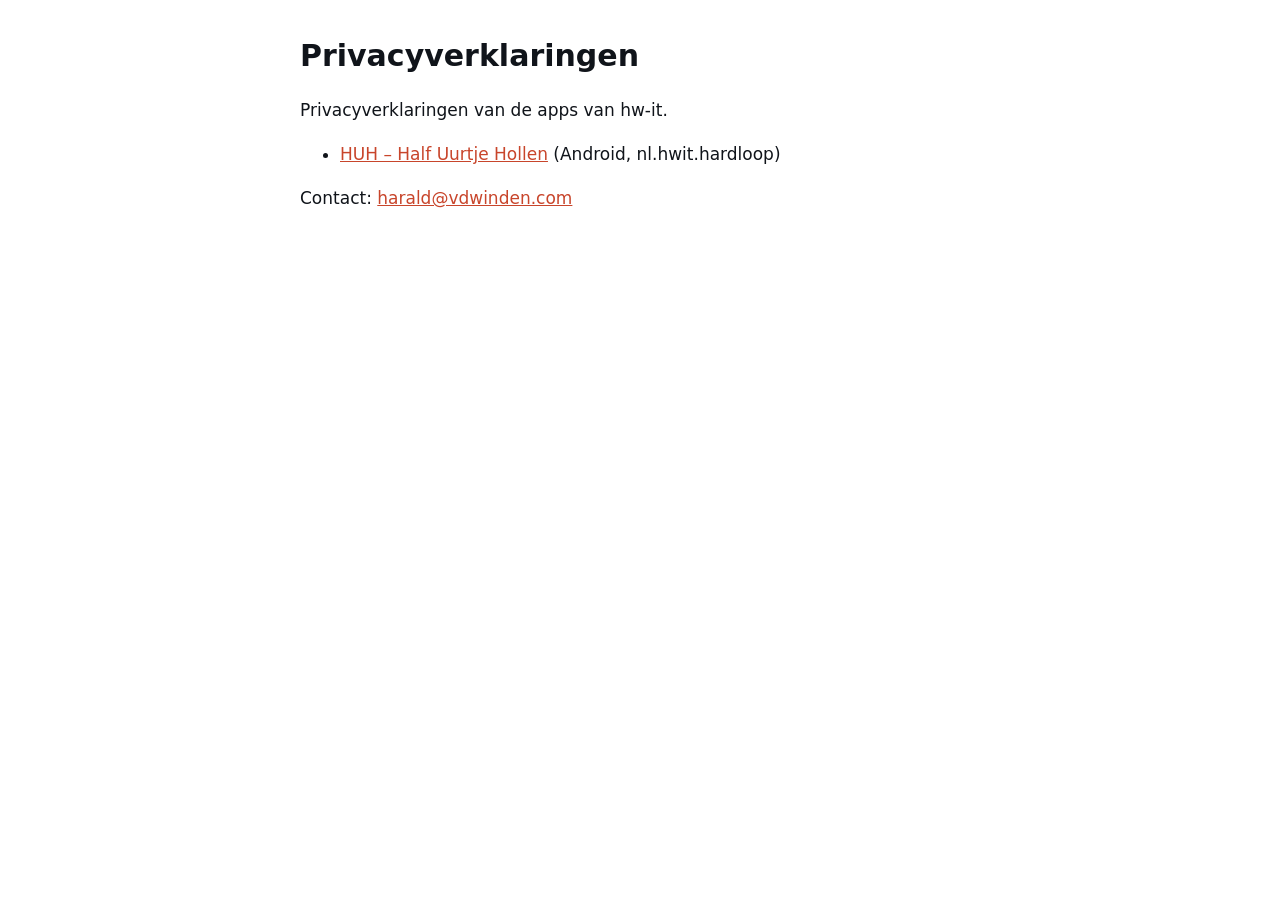
<file: index.html>
<!doctype html>
<html lang="nl">
<head>
<meta charset="utf-8">
<meta name="viewport" content="width=device-width,initial-scale=1">
<title>Privacyverklaringen – hw-it</title>
<style>
  body { font: 17px/1.6 system-ui, -apple-system, "Segoe UI", Roboto, sans-serif; max-width: 680px; margin: 0 auto; padding: 32px 20px 64px; color: #10141a; background: #fff; }
  h1 { font-size: 30px; margin: 0 0 16px; }
  a { color: #c8452b; }
  @media (prefers-color-scheme: dark) { body { background: #0b0e13; color: #f2f0eb; } a { color: #ff7a52; } }
</style>
</head>
<body>
<h1>Privacyverklaringen</h1>
<p>Privacyverklaringen van de apps van hw-it.</p>
<ul>
  <li><a href="huh/">HUH – Half Uurtje Hollen</a> (Android, nl.hwit.hardloop)</li>
</ul>
<p>Contact: <a href="mailto:harald@vdwinden.com">harald@vdwinden.com</a></p>
</body>
</html>
</file>
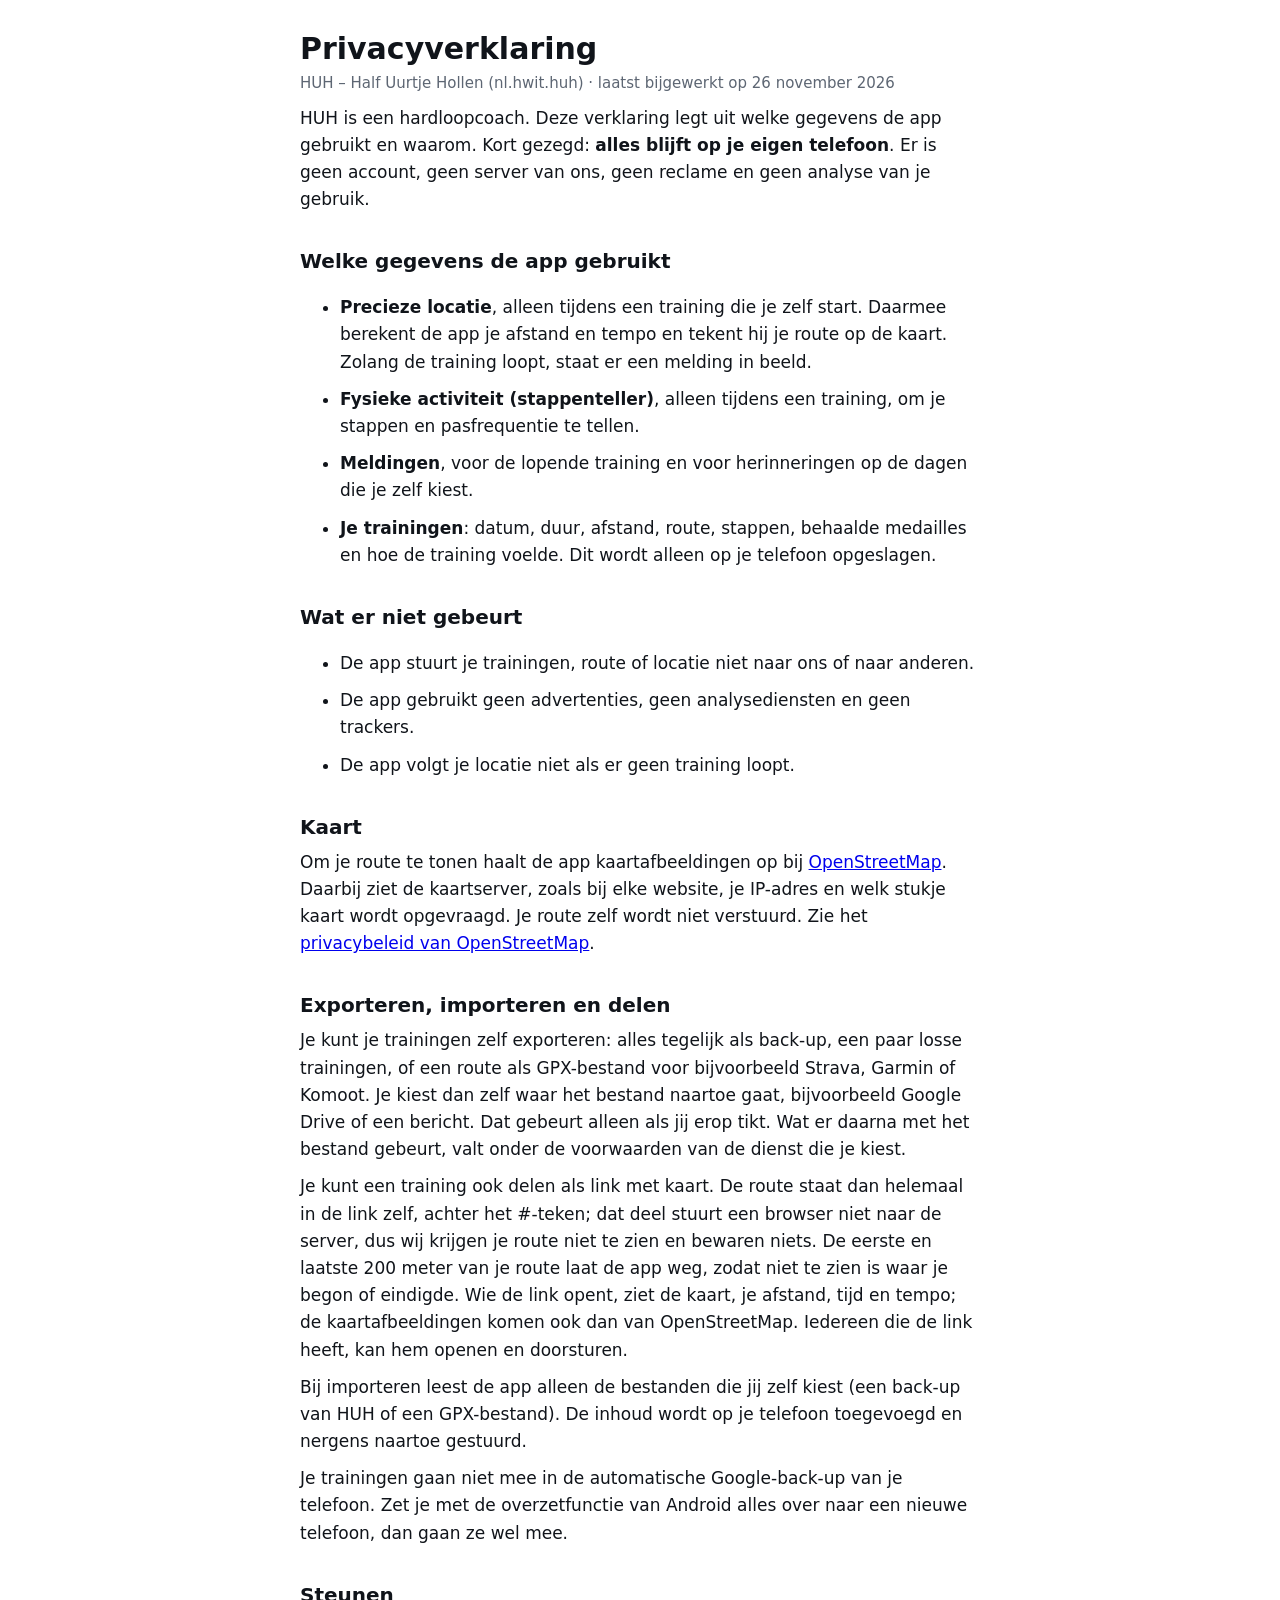
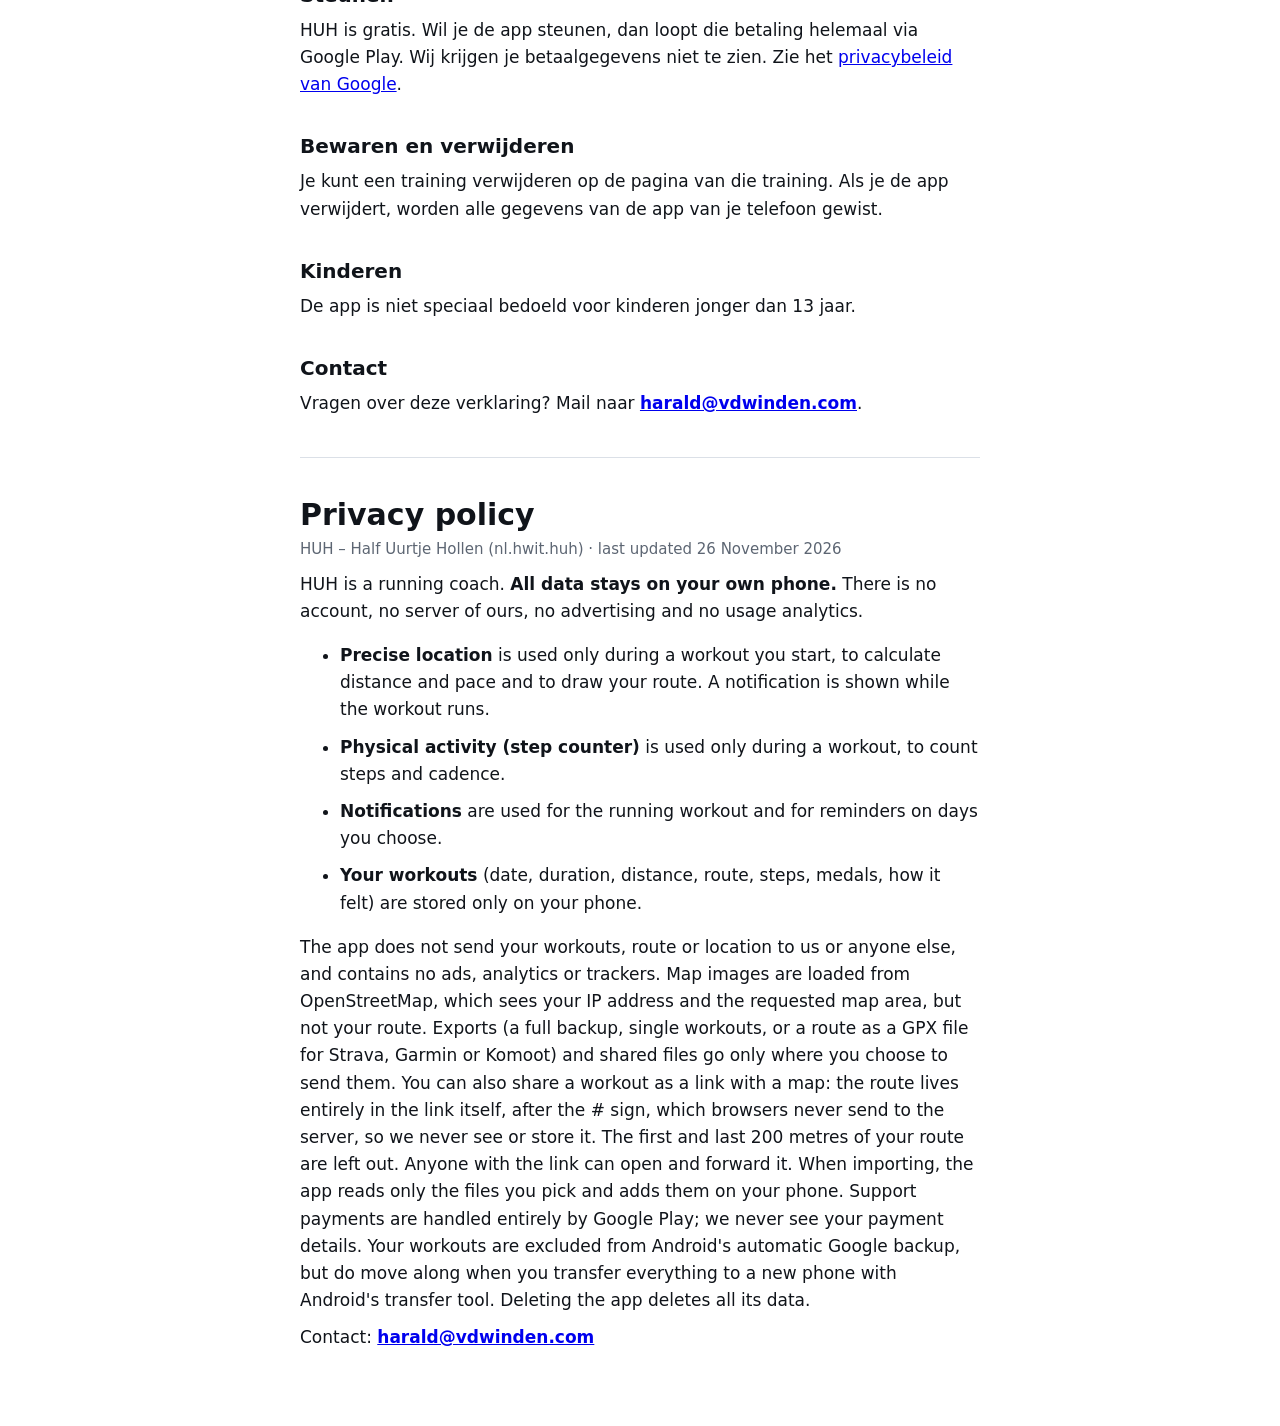
<file: huh/index.html>
<!doctype html>
<html lang="nl">
<head>
<meta charset="utf-8">
<meta name="viewport" content="width=device-width,initial-scale=1">
<title>Privacyverklaring – HUH</title>
<style>
  body { font: 17px/1.6 system-ui, -apple-system, "Segoe UI", Roboto, sans-serif; max-width: 680px; margin: 0 auto; padding: 32px 20px 64px; color: #10141a; background: #fff; }
  h1 { font-size: 30px; line-height: 1.15; margin: 0 0 4px; }
  h2 { font-size: 20px; margin: 32px 0 6px; }
  p, li { margin: 0 0 10px; }
  .muted { color: #5d6673; font-size: 15px; }
  hr { border: 0; border-top: 1px solid #dbe0e7; margin: 40px 0; }
  @media (prefers-color-scheme: dark) { body { background: #0b0e13; color: #f2f0eb; } .muted { color: #8e97a5; } hr { border-color: #232a35; } }
</style>
</head>
<body>
<h1>Privacyverklaring</h1>
<p class="muted">HUH – Half Uurtje Hollen (nl.hwit.huh) · laatst bijgewerkt op 26 november 2026</p>

<p>HUH is een hardloopcoach. Deze verklaring legt uit welke gegevens de app gebruikt en waarom. Kort gezegd: <strong>alles blijft op je eigen telefoon</strong>. Er is geen account, geen server van ons, geen reclame en geen analyse van je gebruik.</p>

<h2>Welke gegevens de app gebruikt</h2>
<ul>
  <li><strong>Precieze locatie</strong>, alleen tijdens een training die je zelf start. Daarmee berekent de app je afstand en tempo en tekent hij je route op de kaart. Zolang de training loopt, staat er een melding in beeld.</li>
  <li><strong>Fysieke activiteit (stappenteller)</strong>, alleen tijdens een training, om je stappen en pasfrequentie te tellen.</li>
  <li><strong>Meldingen</strong>, voor de lopende training en voor herinneringen op de dagen die je zelf kiest.</li>
  <li><strong>Je trainingen</strong>: datum, duur, afstand, route, stappen, behaalde medailles en hoe de training voelde. Dit wordt alleen op je telefoon opgeslagen.</li>
</ul>

<h2>Wat er niet gebeurt</h2>
<ul>
  <li>De app stuurt je trainingen, route of locatie niet naar ons of naar anderen.</li>
  <li>De app gebruikt geen advertenties, geen analysediensten en geen trackers.</li>
  <li>De app volgt je locatie niet als er geen training loopt.</li>
</ul>

<h2>Kaart</h2>
<p>Om je route te tonen haalt de app kaartafbeeldingen op bij <a href="https://www.openstreetmap.org/">OpenStreetMap</a>. Daarbij ziet de kaartserver, zoals bij elke website, je IP-adres en welk stukje kaart wordt opgevraagd. Je route zelf wordt niet verstuurd. Zie het <a href="https://osmfoundation.org/wiki/Privacy_Policy">privacybeleid van OpenStreetMap</a>.</p>

<h2>Exporteren, importeren en delen</h2>
<p>Je kunt je trainingen zelf exporteren: alles tegelijk als back-up, een paar losse trainingen, of een route als GPX-bestand voor bijvoorbeeld Strava, Garmin of Komoot. Je kiest dan zelf waar het bestand naartoe gaat, bijvoorbeeld Google Drive of een bericht. Dat gebeurt alleen als jij erop tikt. Wat er daarna met het bestand gebeurt, valt onder de voorwaarden van de dienst die je kiest.</p>
<p>Je kunt een training ook delen als link met kaart. De route staat dan helemaal in de link zelf, achter het #-teken; dat deel stuurt een browser niet naar de server, dus wij krijgen je route niet te zien en bewaren niets. De eerste en laatste 200 meter van je route laat de app weg, zodat niet te zien is waar je begon of eindigde. Wie de link opent, ziet de kaart, je afstand, tijd en tempo; de kaartafbeeldingen komen ook dan van OpenStreetMap. Iedereen die de link heeft, kan hem openen en doorsturen.</p>
<p>Bij importeren leest de app alleen de bestanden die jij zelf kiest (een back-up van HUH of een GPX-bestand). De inhoud wordt op je telefoon toegevoegd en nergens naartoe gestuurd.</p>
<p>Je trainingen gaan niet mee in de automatische Google-back-up van je telefoon. Zet je met de overzetfunctie van Android alles over naar een nieuwe telefoon, dan gaan ze wel mee.</p>

<h2>Steunen</h2>
<p>HUH is gratis. Wil je de app steunen, dan loopt die betaling helemaal via Google Play. Wij krijgen je betaalgegevens niet te zien. Zie het <a href="https://policies.google.com/privacy">privacybeleid van Google</a>.</p>

<h2>Bewaren en verwijderen</h2>
<p>Je kunt een training verwijderen op de pagina van die training. Als je de app verwijdert, worden alle gegevens van de app van je telefoon gewist.</p>

<h2>Kinderen</h2>
<p>De app is niet speciaal bedoeld voor kinderen jonger dan 13 jaar.</p>

<h2>Contact</h2>
<p>Vragen over deze verklaring? Mail naar <strong><a href="mailto:harald@vdwinden.com">harald@vdwinden.com</a></strong>.</p>

<hr>

<h1>Privacy policy</h1>
<p class="muted">HUH – Half Uurtje Hollen (nl.hwit.huh) · last updated 26 November 2026</p>
<p>HUH is a running coach. <strong>All data stays on your own phone.</strong> There is no account, no server of ours, no advertising and no usage analytics.</p>
<ul>
  <li><strong>Precise location</strong> is used only during a workout you start, to calculate distance and pace and to draw your route. A notification is shown while the workout runs.</li>
  <li><strong>Physical activity (step counter)</strong> is used only during a workout, to count steps and cadence.</li>
  <li><strong>Notifications</strong> are used for the running workout and for reminders on days you choose.</li>
  <li><strong>Your workouts</strong> (date, duration, distance, route, steps, medals, how it felt) are stored only on your phone.</li>
</ul>
<p>The app does not send your workouts, route or location to us or anyone else, and contains no ads, analytics or trackers. Map images are loaded from OpenStreetMap, which sees your IP address and the requested map area, but not your route. Exports (a full backup, single workouts, or a route as a GPX file for Strava, Garmin or Komoot) and shared files go only where you choose to send them. You can also share a workout as a link with a map: the route lives entirely in the link itself, after the # sign, which browsers never send to the server, so we never see or store it. The first and last 200 metres of your route are left out. Anyone with the link can open and forward it. When importing, the app reads only the files you pick and adds them on your phone. Support payments are handled entirely by Google Play; we never see your payment details. Your workouts are excluded from Android's automatic Google backup, but do move along when you transfer everything to a new phone with Android's transfer tool. Deleting the app deletes all its data.</p>
<p>Contact: <strong><a href="mailto:harald@vdwinden.com">harald@vdwinden.com</a></strong></p>
</body>
</html>
</file>
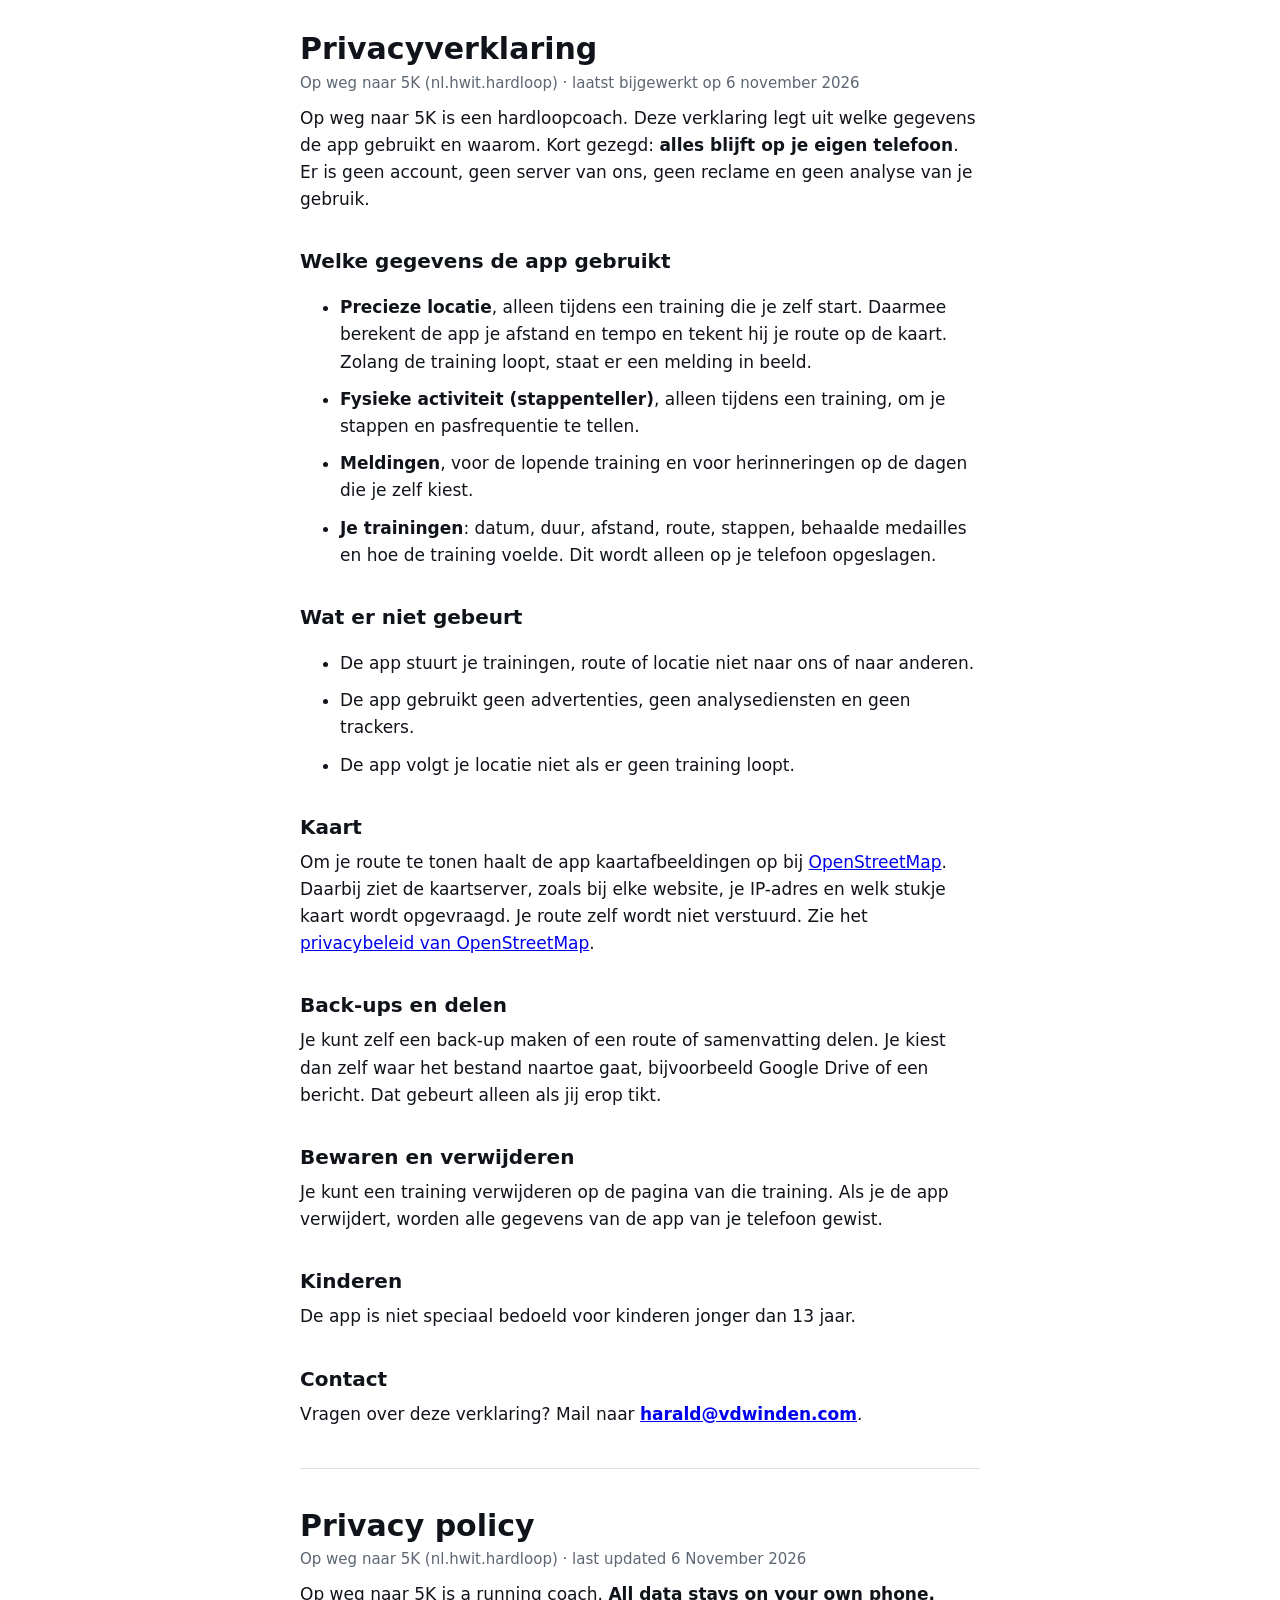
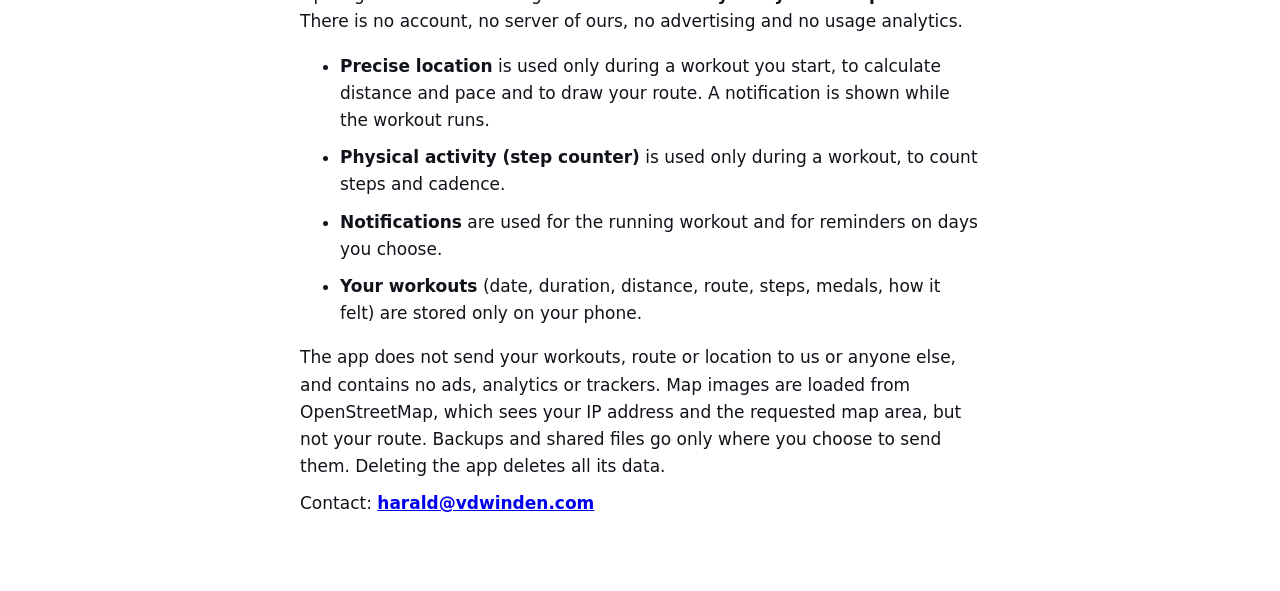
<file: op-weg-naar-5k/index.html>
<!doctype html>
<html lang="nl">
<head>
<meta charset="utf-8">
<meta name="viewport" content="width=device-width,initial-scale=1">
<title>Privacyverklaring – Op weg naar 5K</title>
<style>
  body { font: 17px/1.6 system-ui, -apple-system, "Segoe UI", Roboto, sans-serif; max-width: 680px; margin: 0 auto; padding: 32px 20px 64px; color: #10141a; background: #fff; }
  h1 { font-size: 30px; line-height: 1.15; margin: 0 0 4px; }
  h2 { font-size: 20px; margin: 32px 0 6px; }
  p, li { margin: 0 0 10px; }
  .muted { color: #5d6673; font-size: 15px; }
  hr { border: 0; border-top: 1px solid #dbe0e7; margin: 40px 0; }
  @media (prefers-color-scheme: dark) { body { background: #0b0e13; color: #f2f0eb; } .muted { color: #8e97a5; } hr { border-color: #232a35; } }
</style>
</head>
<body>
<h1>Privacyverklaring</h1>
<p class="muted">Op weg naar 5K (nl.hwit.hardloop) · laatst bijgewerkt op 6 november 2026</p>

<p>Op weg naar 5K is een hardloopcoach. Deze verklaring legt uit welke gegevens de app gebruikt en waarom. Kort gezegd: <strong>alles blijft op je eigen telefoon</strong>. Er is geen account, geen server van ons, geen reclame en geen analyse van je gebruik.</p>

<h2>Welke gegevens de app gebruikt</h2>
<ul>
  <li><strong>Precieze locatie</strong>, alleen tijdens een training die je zelf start. Daarmee berekent de app je afstand en tempo en tekent hij je route op de kaart. Zolang de training loopt, staat er een melding in beeld.</li>
  <li><strong>Fysieke activiteit (stappenteller)</strong>, alleen tijdens een training, om je stappen en pasfrequentie te tellen.</li>
  <li><strong>Meldingen</strong>, voor de lopende training en voor herinneringen op de dagen die je zelf kiest.</li>
  <li><strong>Je trainingen</strong>: datum, duur, afstand, route, stappen, behaalde medailles en hoe de training voelde. Dit wordt alleen op je telefoon opgeslagen.</li>
</ul>

<h2>Wat er niet gebeurt</h2>
<ul>
  <li>De app stuurt je trainingen, route of locatie niet naar ons of naar anderen.</li>
  <li>De app gebruikt geen advertenties, geen analysediensten en geen trackers.</li>
  <li>De app volgt je locatie niet als er geen training loopt.</li>
</ul>

<h2>Kaart</h2>
<p>Om je route te tonen haalt de app kaartafbeeldingen op bij <a href="https://www.openstreetmap.org/">OpenStreetMap</a>. Daarbij ziet de kaartserver, zoals bij elke website, je IP-adres en welk stukje kaart wordt opgevraagd. Je route zelf wordt niet verstuurd. Zie het <a href="https://osmfoundation.org/wiki/Privacy_Policy">privacybeleid van OpenStreetMap</a>.</p>

<h2>Back-ups en delen</h2>
<p>Je kunt zelf een back-up maken of een route of samenvatting delen. Je kiest dan zelf waar het bestand naartoe gaat, bijvoorbeeld Google Drive of een bericht. Dat gebeurt alleen als jij erop tikt.</p>

<h2>Bewaren en verwijderen</h2>
<p>Je kunt een training verwijderen op de pagina van die training. Als je de app verwijdert, worden alle gegevens van de app van je telefoon gewist.</p>

<h2>Kinderen</h2>
<p>De app is niet speciaal bedoeld voor kinderen jonger dan 13 jaar.</p>

<h2>Contact</h2>
<p>Vragen over deze verklaring? Mail naar <strong><a href="mailto:harald@vdwinden.com">harald@vdwinden.com</a></strong>.</p>

<hr>

<h1>Privacy policy</h1>
<p class="muted">Op weg naar 5K (nl.hwit.hardloop) · last updated 6 November 2026</p>
<p>Op weg naar 5K is a running coach. <strong>All data stays on your own phone.</strong> There is no account, no server of ours, no advertising and no usage analytics.</p>
<ul>
  <li><strong>Precise location</strong> is used only during a workout you start, to calculate distance and pace and to draw your route. A notification is shown while the workout runs.</li>
  <li><strong>Physical activity (step counter)</strong> is used only during a workout, to count steps and cadence.</li>
  <li><strong>Notifications</strong> are used for the running workout and for reminders on days you choose.</li>
  <li><strong>Your workouts</strong> (date, duration, distance, route, steps, medals, how it felt) are stored only on your phone.</li>
</ul>
<p>The app does not send your workouts, route or location to us or anyone else, and contains no ads, analytics or trackers. Map images are loaded from OpenStreetMap, which sees your IP address and the requested map area, but not your route. Backups and shared files go only where you choose to send them. Deleting the app deletes all its data.</p>
<p>Contact: <strong><a href="mailto:harald@vdwinden.com">harald@vdwinden.com</a></strong></p>
</body>
</html>
</file>
